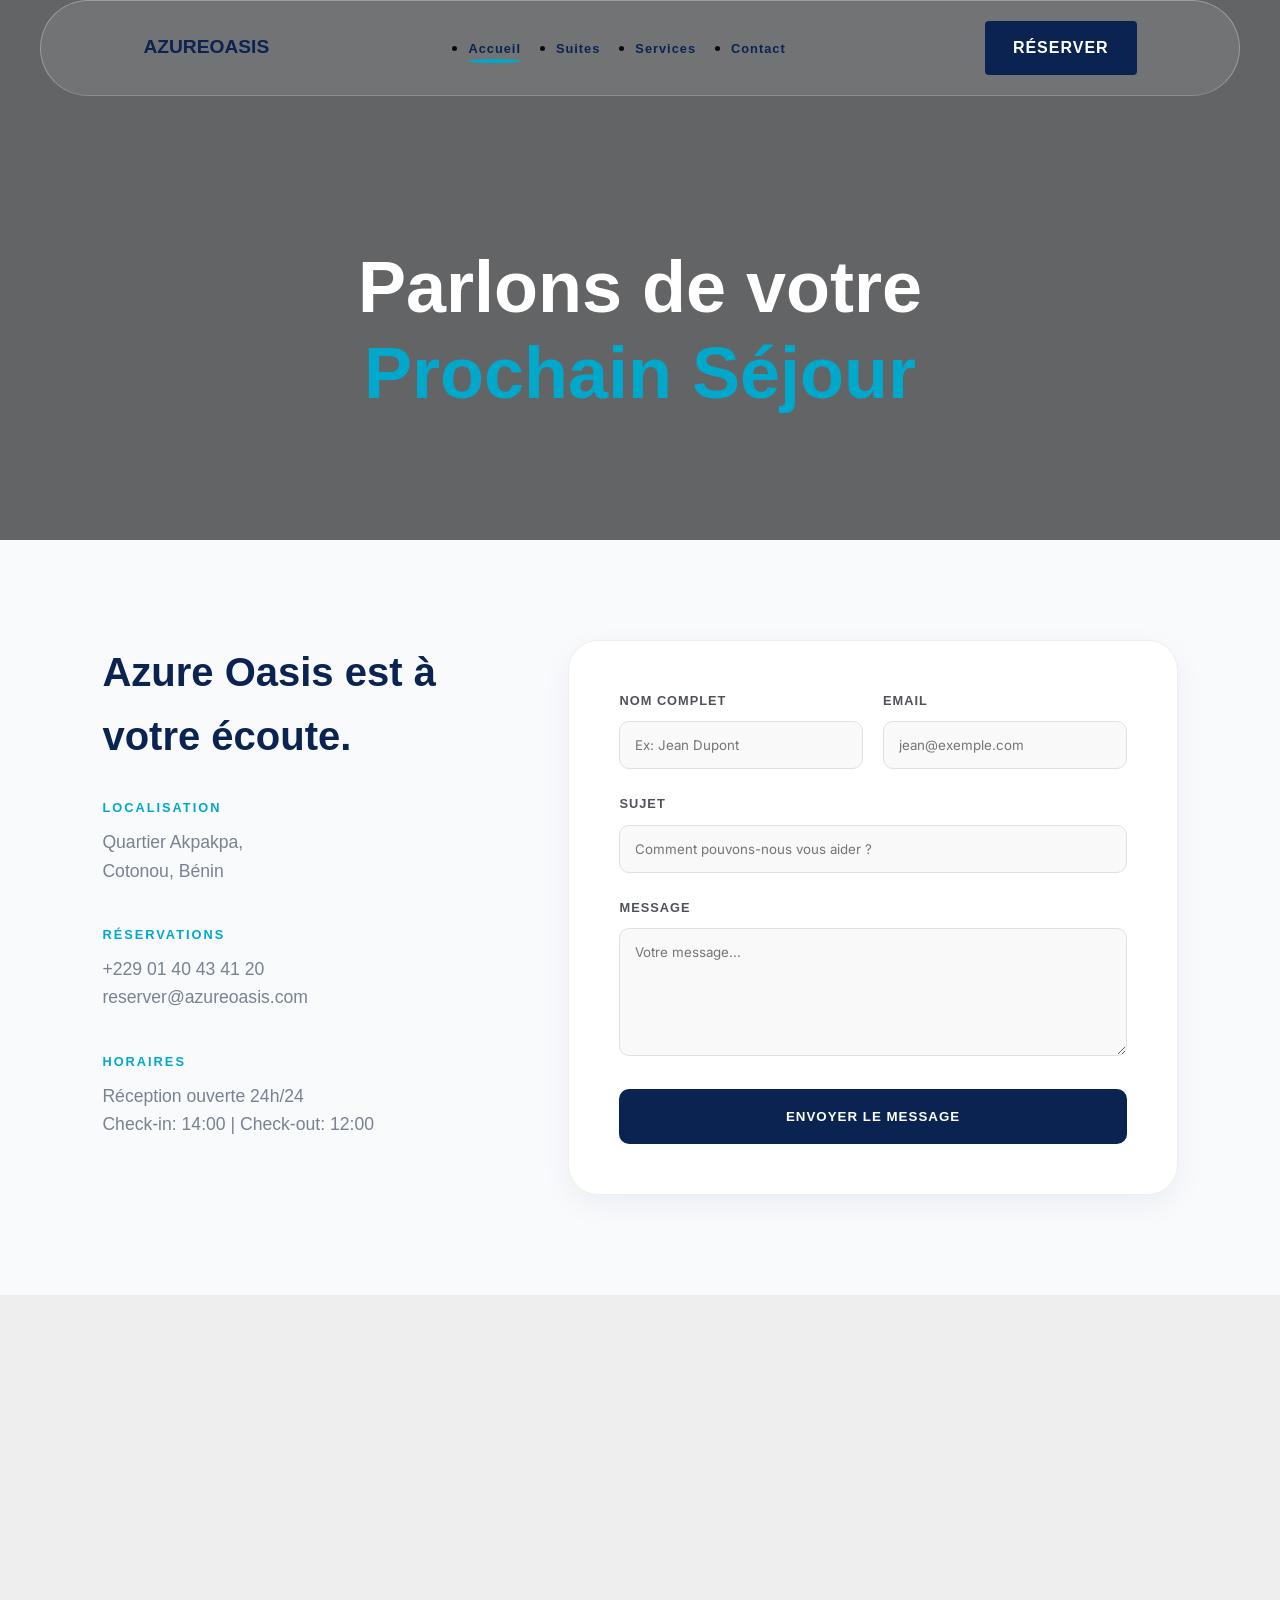
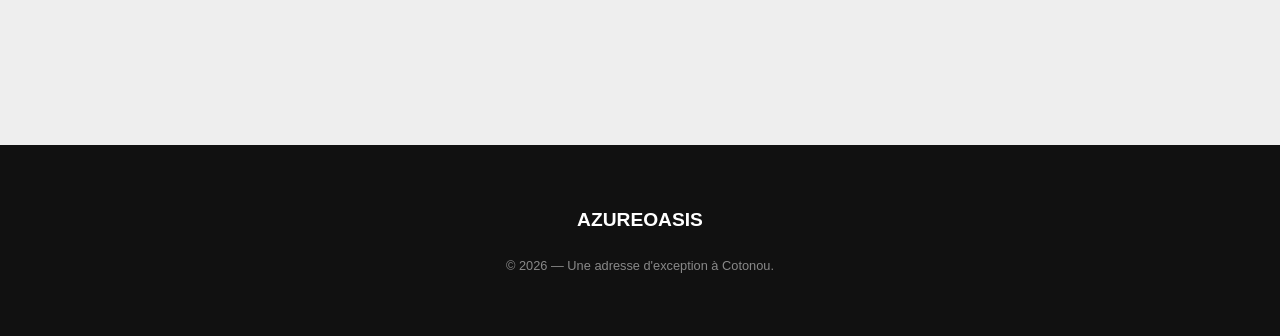
<file: contact.html>
<!DOCTYPE html>
<html lang="fr">
<head>
    <meta charset="UTF-8">
    <meta name="viewport" content="width=device-width, initial-scale=1.0">
    <title>Contact | Azure Oasis</title>
    <link href="https://fonts.googleapis.com/css2?family=Inter:wght@300;400;600;900&display=swap" rel="stylesheet">
    <link rel="stylesheet" href="css/theme.css">
    <link rel="stylesheet" href="css/main.css">
    <style>
        .contact-container {
            display: grid;
            grid-template-columns: 1fr 1.5fr;
            gap: 60px;
            padding: 0 8% 100px;
            margin-top: 100px;
        }

        /* Infos de contact */
        .contact-info h2 {
            font-size: 2.5rem;
            margin-bottom: 30px;
            color: var(--primary);
        }

        .info-item {
            margin-bottom: 40px;
        }

        .info-item h3 {
            font-size: 0.8rem;
            text-transform: uppercase;
            letter-spacing: 2px;
            color: var(--accent);
            margin-bottom: 10px;
        }

        .info-item p {
            font-size: 1.1rem;
            color: var(--secondary);
            font-weight: 300;
        }

        /* Formulaire Style Glass */
        .contact-form-card {
            background: white;
            padding: 50px;
            border-radius: 30px;
            box-shadow: var(--shadow-soft);
            border: 1px solid #eee;
        }

        .form-group {
            margin-bottom: 25px;
        }

        .form-group label {
            display: block;
            font-size: 0.8rem;
            text-transform: uppercase;
            letter-spacing: 1px;
            margin-bottom: 10px;
            font-weight: 600;
            opacity: 0.7;
        }

        .form-group input, .form-group textarea {
            width: 100%;
            padding: 15px;
            border: 1px solid #e0e0e0;
            border-radius: 10px;
            font-family: 'Inter', sans-serif;
            background: #f9f9f9;
            transition: var(--transition);
        }

        .form-group input:focus, .form-group textarea:focus {
            outline: none;
            border-color: var(--accent);
            background: white;
        }

        .map-section {
            width: 100%;
            height: 450px;
            background: #eee;
            margin-bottom: 0;
            filter: grayscale(1); /* Pour le look minimaliste */
        }

        @media (max-width: 900px) {
            .contact-container { grid-template-columns: 1fr; margin-top: 50px; }
            .contact-form-card { padding: 30px; }
        }
    </style>
</head>
<body>

    <nav class="navbar">
    <div class="logo">AZURE<span>OASIS</span></div>
    
    <ul class="nav-links" id="navLinks">
        <li><a href="index.html" class="active">Accueil</a></li>
        <li><a href="chambres.html">Suites</a></li>
        <li><a href="services.html">Services</a></li>
        <li><a href="contact.html">Contact</a></li>
    </ul>

    <div class="menu-toggle" id="mobile-menu">
        <span class="bar"></span>
        <span class="bar"></span>
        <span class="bar"></span>
    </div>

    <div class="nav-contact nav-btn-desktop">
        <a href="reservation.html" class="btn btn-primary">Réserver</a>
    </div>
</nav>

    <header style="
        position: relative; 
        height: 60vh; 
        display: flex; 
        align-items: center; 
        justify-content: center; 
        text-align: center; 
        color: white; 
        background: linear-gradient(rgba(0,0,0,0.6), rgba(0,0,0,0.6)), url('https://images.pexels.com/photos/3316924/pexels-photo-3316924.jpeg?auto=compress&cs=tinysrgb&w=1260&h=750&dpr=1') center/cover; 
        background-attachment: fixed;
        padding-top: 120px; /* CETTE LIGNE POUSSE LE TITRE VERS LE BAS */
    ">
        <div class="content">
            <h1 style="font-size: clamp(2.5rem, 6vw, 4.5rem); font-weight: 900; line-height: 1.2;">
                Parlons de votre <br>
                <span style="color: var(--accent);">Prochain Séjour</span>
            </h1>
        </div>
    </header>

    <main class="contact-container">
        
        <div class="contact-info">
            <h2>Azure Oasis est à votre écoute.</h2>
            
            <div class="info-item">
                <h3>Localisation</h3>
                <p>Quartier Akpakpa, <br>Cotonou, Bénin</p>
            </div>

            <div class="info-item">
                <h3>Réservations</h3>
                <p>+229 01 40 43 41 20</p>
                <p>reserver@azureoasis.com</p>
            </div>

            <div class="info-item">
                <h3>Horaires</h3>
                <p>Réception ouverte 24h/24</p>
                <p>Check-in: 14:00 | Check-out: 12:00</p>
            </div>
        </div>

        <div class="contact-form-card">
            <form action="#">
                <div style="display: grid; grid-template-columns: 1fr 1fr; gap: 20px;">
                    <div class="form-group">
                        <label>Nom complet</label>
                        <input type="text" placeholder="Ex: Jean Dupont">
                    </div>
                    <div class="form-group">
                        <label>Email</label>
                        <input type="email" placeholder="jean@exemple.com">
                    </div>
                </div>
                
                <div class="form-group">
                    <label>Sujet</label>
                    <input type="text" placeholder="Comment pouvons-nous vous aider ?">
                </div>

                <div class="form-group">
                    <label>Message</label>
                    <textarea rows="6" placeholder="Votre message..."></textarea>
                </div>

                <button type="submit" class="btn-primary" style="width: 100%; padding: 20px; border-radius: 10px;">Envoyer le message</button>
            </form>
        </div>

    </main>

    <div class="map-section">
        <iframe src="https://www.google.com/maps/embed?pb=!1m18!1m12!1m3!1d15859.136453255!2d2.4497!3d6.3703!2m3!1f0!2f0!3f0!3m2!1i1024!2i768!4f13.1!3m3!1m2!1s0x10235599026330b5%3A0x6e9a65d6c8b939e4!2sAkpakpa%2C%20Cotonou!5e0!3m2!1sfr!2sbj!4v1710000000000!5m2!1sfr!2sbj" width="100%" height="100%" style="border:0;" allowfullscreen="" loading="lazy"></iframe>
    </div>

    <footer class="footer" style="background: #111; color: white; padding: 60px 8%; text-align: center;">
        <div class="logo" style="color: white; margin-bottom: 20px;">AZURE<span>OASIS</span></div>
        <p style="opacity: 0.5; font-size: 0.8rem;">© 2026 — Une adresse d'exception à Cotonou.</p>
    </footer>

    <script src="js/config.js"></script>
    <script src="js/scripts.js"></script>
</body>
</html>
</file>
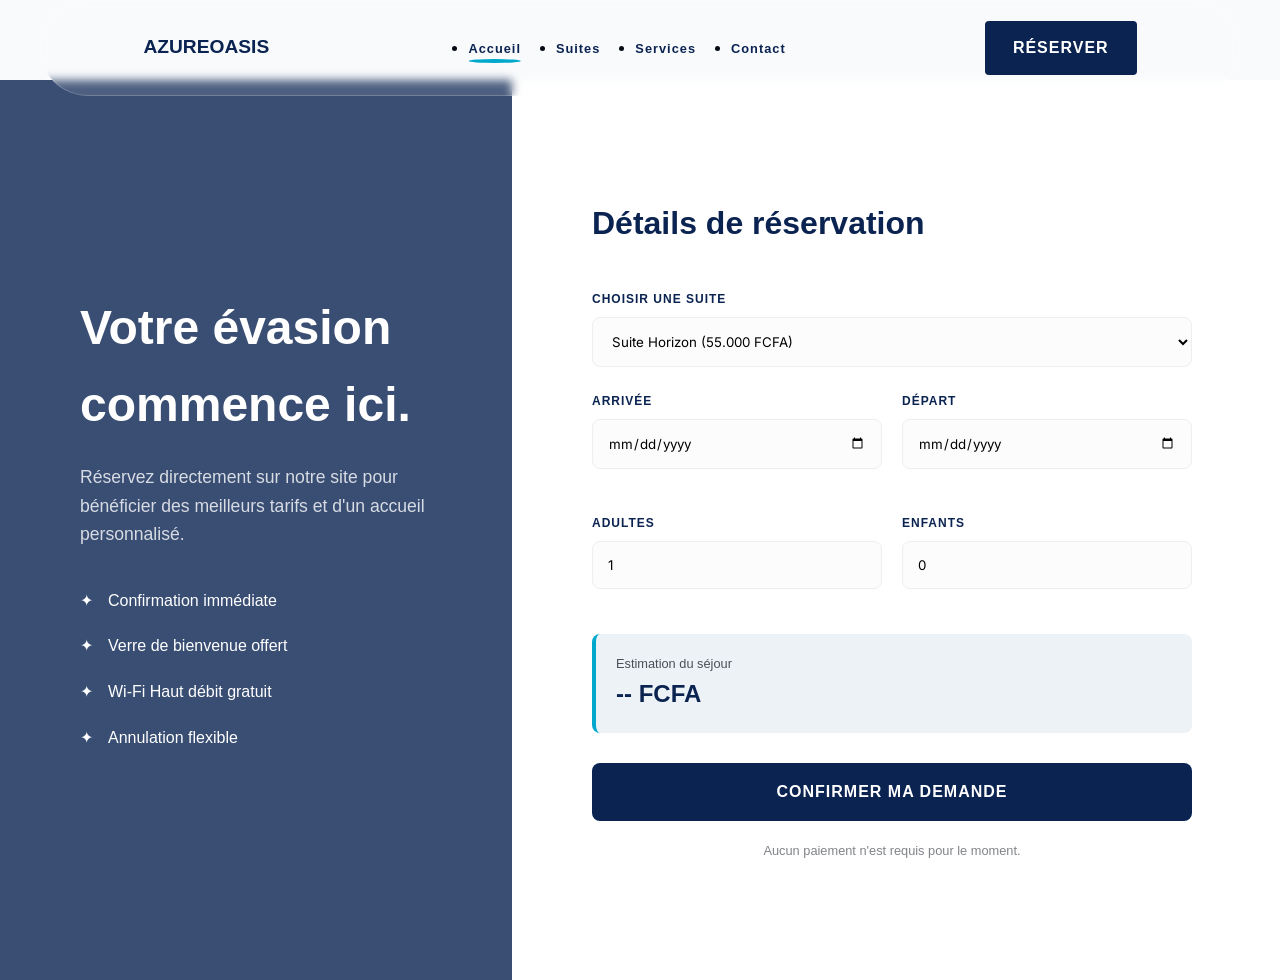
<file: reservation.html>
<!DOCTYPE html>
<html lang="fr">
<head>
    <meta charset="UTF-8">
    <meta name="viewport" content="width=device-width, initial-scale=1.0">
    <title>Réserver votre séjour | Azure Oasis</title>
    <link href="https://fonts.googleapis.com/css2?family=Inter:wght@300;400;600;900&display=swap" rel="stylesheet">
    <link rel="stylesheet" href="css/theme.css">
    <link rel="stylesheet" href="css/main.css">
    <style>
        .res-container {
            display: grid;
            grid-template-columns: 1fr 1.5fr;
            min-height: 100vh;
            margin-top: 80px; /* Espace pour la navbar */
        }

        /* Colonne de gauche : Visuel */
        .res-visual {
            background: linear-gradient(rgba(10, 35, 81, 0.8), rgba(10, 35, 81, 0.8)), 
                        url('https://images.pexels.com/photos/189333/pexels-photo-189333.jpeg?auto=compress&cs=tinysrgb&w=1260&h=750&dpr=1') center/cover;
            color: white;
            padding: 80px;
            display: flex;
            flex-direction: column;
            justify-content: center;
        }

        .res-visual h2 { font-size: 3rem; margin-bottom: 20px; font-weight: 900; }
        .res-visual p { font-size: 1.1rem; opacity: 0.8; margin-bottom: 40px; font-weight: 300; }

        .feature-list { list-style: none; }
        .feature-list li { margin-bottom: 20px; display: flex; align-items: center; gap: 15px; }
        .feature-list i { color: var(--accent); font-size: 1.2rem; }

        /* Colonne de droite : Formulaire */
        .res-form-section {
            padding: 80px;
            background: #fff;
            display: flex;
            align-items: center;
        }

        .res-form { width: 100%; max-width: 600px; }

        .form-row {
            display: grid;
            grid-template-columns: 1fr 1fr;
            gap: 20px;
            margin-bottom: 20px;
        }

        .input-group { margin-bottom: 25px; }
        .input-group label {
            display: block;
            font-size: 0.75rem;
            text-transform: uppercase;
            letter-spacing: 1px;
            margin-bottom: 8px;
            font-weight: 700;
            color: var(--primary);
        }

        .input-group input, .input-group select {
            width: 100%;
            padding: 15px;
            border: 1px solid #eee;
            background: #fcfcfc;
            border-radius: 8px;
            font-family: 'Inter', sans-serif;
            transition: var(--transition);
        }

        .input-group input:focus {
            border-color: var(--accent);
            background: white;
            outline: none;
        }

        .price-estimate {
            background: var(--section-alt);
            padding: 20px;
            border-radius: 8px;
            margin-bottom: 30px;
            border-left: 4px solid var(--accent);
        }

        @media (max-width: 1000px) {
            .res-container { grid-template-columns: 1fr; }
            .res-visual { display: none; } /* On cache le visuel sur mobile pour la simplicité */
            .res-form-section { padding: 40px 20px; }
        }
    </style>
</head>
<body>

    <nav class="navbar">
    <div class="logo">AZURE<span>OASIS</span></div>
    
    <ul class="nav-links" id="navLinks">
        <li><a href="index.html" class="active">Accueil</a></li>
        <li><a href="chambres.html">Suites</a></li>
        <li><a href="services.html">Services</a></li>
        <li><a href="contact.html">Contact</a></li>
    </ul>

    <div class="menu-toggle" id="mobile-menu">
        <span class="bar"></span>
        <span class="bar"></span>
        <span class="bar"></span>
    </div>

    <div class="nav-contact nav-btn-desktop">
        <a href="reservation.html" class="btn btn-primary">Réserver</a>
    </div>
</nav>

    <main class="res-container">
        
        <section class="res-visual">
            <h2>Votre évasion commence ici.</h2>
            <p>Réservez directement sur notre site pour bénéficier des meilleurs tarifs et d'un accueil personnalisé.</p>
            
            <ul class="feature-list">
                <li><span>✦</span> Confirmation immédiate</li>
                <li><span>✦</span> Verre de bienvenue offert</li>
                <li><span>✦</span> Wi-Fi Haut débit gratuit</li>
                <li><span>✦</span> Annulation flexible</li>
            </ul>
        </section>

        <section class="res-form-section">
            <div class="res-form">
                <h3 style="font-size: 2rem; margin-bottom: 40px; color: var(--primary);">Détails de réservation</h3>
                
                <form action="#">
                    <div class="input-group">
                        <label>Choisir une Suite</label>
                        <select>
                            <option>Suite Horizon (55.000 FCFA)</option>
                            <option>Suite Indigo (75.000 FCFA)</option>
                            <option>Suite Azur (40.000 FCFA)</option>
                            <option>Suite Royale (95.000 FCFA)</option>
                        </select>
                    </div>

                    <div class="form-row">
                        <div class="input-group">
                            <label>Arrivée</label>
                            <input type="date">
                        </div>
                        <div class="input-group">
                            <label>Départ</label>
                            <input type="date">
                        </div>
                    </div>

                    <div class="form-row">
                        <div class="input-group">
                            <label>Adultes</label>
                            <input type="number" min="1" value="1">
                        </div>
                        <div class="input-group">
                            <label>Enfants</label>
                            <input type="number" min="0" value="0">
                        </div>
                    </div>

                    <div class="price-estimate">
                        <p style="font-size: 0.8rem; opacity: 0.7;">Estimation du séjour</p>
                        <p style="font-size: 1.5rem; font-weight: 900; color: var(--primary);">-- FCFA</p>
                    </div>

                    <button type="submit" class="btn-primary" style="width: 100%; padding: 20px; border-radius: 8px; font-size: 1rem;">Confirmer ma demande</button>
                    
                    <p style="text-align: center; margin-top: 20px; font-size: 0.8rem; opacity: 0.5;">
                        Aucun paiement n'est requis pour le moment.
                    </p>
                </form>
            </div>
        </section>

    </main>

    <script src="js/config.js"></script>
    <script src="js/scripts.js"></script>
</body>
</html>
</file>
<file: css/theme.css>
/* -----------------------------------------------------------
   VARIABLES : Palette "Azure Prestige" (Bleu, Argent, Blanc)
 
  ----------------------------------------------------------- */
html {
    scroll-behavior: smooth;
}
:root {
    --primary: #0A2351;      /* Bleu Nuit - Luxe et profondeur */
    --secondary: #788291;    /* Gris Acier - Modernité */
    --accent: #00A8CC;       /* Bleu Éclatant - Pour les détails */
    --dark: #050A14;         /* Presque Noir - Texte */
    --white: #FFFFFF;
    --bg-color: #F8FAFC;     /* Blanc bleuté très léger */
    --section-alt: #EDF2F7;  /* Gris clair pour les fonds de section */
    --shadow-soft: 0 10px 30px rgba(10, 35, 81, 0.05);
    --shadow-hover: 0 20px 40px rgba(10, 35, 81, 0.12);
    --transition: all 0.4s cubic-bezier(0.4, 0, 0.2, 1);
}

/* -----------------------------------------------------------
   BASES
   ----------------------------------------------------------- */
* {
    margin: 0; padding: 0; box-sizing: border-box;
}

body {
    font-family: 'Plus Jakarta Sans', sans-serif;
    background-color: var(--bg-color);
    color: var(--dark);
    line-height: 1.6;
}

h1, h2, h3, .logo {
    font-family: 'Outfit', sans-serif;
}

a { text-decoration: none; transition: var(--transition); }
section { padding: 100px 8%; }

/* -----------------------------------------------------------
   NAVIGATION (STYLISÉE AZURE)
   ----------------------------------------------------------- */
/* --- NAVBAR FLOATING GLASS --- */
.navbar {
    display: flex;
    justify-content: space-between;
    align-items: center;
    padding: 15px 40px;
    background: rgba(255, 255, 255, 0.8); /* Fond blanc transparent */
    backdrop-filter: blur(15px); /* Effet de flou "verre" */
    -webkit-backdrop-filter: blur(15px);
    position: fixed;
    width: 90%; /* Ne prend pas toute la largeur */
    max-width: 1200px;
    top: 20px;
    left: 50%;
    transform: translateX(-50%); /* Centre la barre */
    z-index: 1000;
    border-radius: 100px; /* Bords très arrondis */
    border: 1px solid rgba(255, 255, 255, 0.3);
    box-shadow: 0 10px 30px rgba(0, 0, 0, 0.08);
}

.nav-links {
    display: flex;
    gap: 25px;
}

.nav-links a {
    font-size: 0.8rem;
    letter-spacing: 1px;
    color: var(--primary);
    position: relative;
    padding: 5px 0;
}

/* Petit point sous le lien actif */
.nav-links a.active::after {
    content: '';
    position: absolute;
    bottom: -2px;
    left: 50%;
    transform: translateX(-50%);
    width: 4px;
    height: 4px;
    background: var(--accent);
    border-radius: 50%;
}

.logo {
    font-size: 1.2rem;
    font-weight: 900;
    color: var(--primary);
}
/* -----------------------------------------------------------
   BOUTONS (SQUARE LUXURY)
   ----------------------------------------------------------- */
.btn-primary {
    background: var(--primary);
    color: var(--white) !important;
    padding: 14px 28px;
    border-radius: 4px; /* Bords plus droits pour plus de sérieux */
    font-weight: 800;
    border: none;
    cursor: pointer;
    display: inline-block;
    text-transform: uppercase;
    letter-spacing: 1px;
}

.btn-primary:hover {
    background: var(--accent);
    transform: translateY(-2px);
    box-shadow: 0 8px 15px rgba(0, 168, 204, 0.3);
}

/* -----------------------------------------------------------
   CARTES CHAMBRES & SERVICES
   ----------------------------------------------------------- */
.card-container {
    display: grid;
    grid-template-columns: repeat(auto-fit, minmax(320px, 1fr));
    gap: 40px;
}

.room-card {
    background: var(--white);
    border-radius: 12px;
    overflow: hidden;
    box-shadow: var(--shadow-soft);
    transition: var(--transition);
    border: 1px solid rgba(0,0,0,0.03);
}

.room-card:hover {
    transform: translateY(-10px);
    box-shadow: var(--shadow-hover);
}

.room-img-container {
    height: 250px;
    position: relative;
    overflow: hidden;
}

.room-img-container img {
    width: 100%; height: 100%; object-fit: cover;
}

.room-price {
    position: absolute;
    top: 20px;
    right: 20px;
    background: var(--primary);
    color: white;
    padding: 8px 15px;
    font-weight: 800;
    font-size: 0.9rem;
    border-radius: 4px;
}

.room-info { padding: 30px; }
.room-info h3 { color: var(--primary); margin-bottom: 10px; }

/* Services */
.service-card {
    text-align: center;
    padding: 50px 30px;
    background: var(--white);
    border-radius: 12px;
    transition: var(--transition);
}

.service-card:hover {
    background: var(--primary);
    color: white;
}

.service-card .icon { font-size: 3rem; margin-bottom: 20px; display: block; }

/* -----------------------------------------------------------
   FOOTER (SOMBRE & ÉLÉGANT)
   ----------------------------------------------------------- */
.footer {
    background: var(--dark);
    color: var(--white);
    padding: 80px 8% 40px;
}

.footer-grid {
    display: grid;
    grid-template-columns: 1.5fr 1fr;
    gap: 100px;
    margin-bottom: 50px;
}

.footer h3 { color: var(--accent); margin-bottom: 15px; }

.footer-bottom {
    text-align: center;
    padding-top: 40px;
    border-top: 1px solid rgba(255,255,255,0.1);
    font-size: 0.8rem;
    opacity: 0.6;
}

/* -----------------------------------------------------------
   HERO AJUSTEMENTS
   ----------------------------------------------------------- */
.hero {
    height: 100vh;
    display: flex;
    align-items: center;
    justify-content: center;
    text-align: center;
    color: white;
}

.hero h1 {
    font-size: clamp(2.5rem, 8vw, 4.5rem);
    text-shadow: 0 4px 10px rgba(0,0,0,0.3);
}
</file>
<file: css/main.css>
/* ===========================================================
   MAIN CSS - AZURE OASIS (SMART LUXE EDITION)
   ----------------------------------------------------------- */

/* --- 1. NAVIGATION SMART (GLASSMORPHISM) --- */
.navbar {
    display: flex;
    justify-content: space-between;
    align-items: center;
    padding: 20px 8%;
    background: rgba(255, 255, 255, 0.8);
    backdrop-filter: blur(15px);
    -webkit-backdrop-filter: blur(15px);
    position: fixed;
    top: 0;
    width: 100%;
    z-index: 1000;
    transition: var(--transition);
    border-bottom: 1px solid rgba(255, 255, 255, 0.2);
}

.navbar.scrolled {
    padding: 15px 8%;
    background: rgba(255, 255, 255, 0.95);
    box-shadow: var(--shadow-smart);
}

.nav-links {
    display: flex;
    gap: 35px;
    align-items: center;
}

.nav-links a {
    font-weight: 600;
    position: relative;
    transition: var(--transition);
}

/* Effet de fondu au survol des liens */
.nav-links a::after {
    content: '';
    display: block;
    width: 0;
    height: 2px;
    background: var(--primary);
    transition: width 0.3s;
    position: absolute;
    bottom: -5px;
}

.nav-links a:hover::after, 
.nav-links a.active::after {
    width: 100%;
}

/* --- 2. HERO SECTION DYNAMIQUE --- */
.hero-smart {
    position: relative;
    height: 90vh;
    display: flex;
    align-items: center;
    justify-content: center;
    text-align: center;
    color: white;
    background-size: cover;
    background-position: center;
    background-attachment: fixed;
}

.hero-overlay {
    position: absolute;
    inset: 0;
    background: linear-gradient(to bottom, rgba(10, 35, 81, 0.7), rgba(10, 35, 81, 0.3));
    z-index: 1;
}

.hero-container {
    position: relative;
    z-index: 2;
    padding: 0 5%;
}

/* --- 3. PAGE CHAMBRES (SUITES) --- */
.room-badge {
    display: inline-block;
    padding: 6px 16px;
    background: rgba(212, 175, 55, 0.1);
    color: var(--accent);
    border-radius: 50px;
    font-size: 0.75rem;
    font-weight: 700;
    text-transform: uppercase;
    letter-spacing: 1px;
    margin-bottom: 15px;
}

.room-features {
    list-style: none;
    margin: 25px 0;
    padding: 0;
}

.room-features li {
    font-size: 0.95rem;
    margin-bottom: 12px;
    display: flex;
    align-items: center;
    gap: 12px;
    color: var(--text-muted);
}

.room-features li::before {
    content: '✦';
    color: var(--accent);
    font-weight: bold;
}

/* --- 4. PAGE SERVICES (GRILLE SMART) --- */
.service-card {
    background: var(--white);
    padding: 60px 40px;
    border-radius: var(--radius-lg);
    text-align: center;
    border: 1px solid rgba(0,0,0,0.03);
    transition: var(--transition);
    box-shadow: var(--shadow-smart);
}

.service-card:hover {
    background: var(--primary);
    transform: translateY(-10px);
}

.service-card .icon {
    font-size: 3.5rem;
    margin-bottom: 25px;
    display: block;
    transition: var(--transition);
}

.service-card:hover .icon {
    transform: scale(1.2);
}

.service-card:hover h3, 
.service-card:hover p {
    color: white;
}

/* --- 5. PAGE GALERIE (MASONRY LUXE) --- */
.gallery-container {
    columns: 3 300px;
    column-gap: 25px;
    padding: 80px 8%;
}

.gallery-container img {
    width: 100%;
    border-radius: 24px;
    margin-bottom: 25px;
    transition: var(--transition);
    cursor: zoom-in;
    box-shadow: var(--shadow-soft);
}

.gallery-container img:hover {
    transform: scale(1.04);
    box-shadow: var(--shadow-smart);
}

/* --- 6. PAGE CONTACT & MAP --- */
.map-container {
    width: 100%;
    height: 480px;
    border-radius: var(--radius-lg);
    overflow: hidden;
    box-shadow: var(--shadow-smart);
    border: 10px solid var(--white);
}

.contact-info-card {
    display: flex;
    flex-direction: column;
    gap: 30px;
}

.contact-item {
    display: flex;
    align-items: center;
    gap: 20px;
    padding: 20px;
    background: var(--bg-soft);
    border-radius: 20px;
    transition: var(--transition);
}

.contact-item:hover {
    background: var(--white);
    box-shadow: var(--shadow-soft);
}

.contact-item i {
    width: 55px;
    height: 55px;
    background: var(--primary);
    color: white;
    display: flex;
    align-items: center;
    justify-content: center;
    border-radius: 15px;
    font-size: 1.3rem;
}

/* --- 7. FOOTER & NEWSLETTER --- */
.newsletter-input {
    display: flex;
    gap: 12px;
    margin-top: 25px;
}

.newsletter-input input {
    background: rgba(255,255,255,0.08);
    border: 1px solid rgba(255,255,255,0.15);
    padding: 15px 20px;
    border-radius: 12px;
    color: white;
    flex: 1;
    outline: none;
}

.newsletter-input input:focus {
    border-color: var(--accent);
}

/* --- 8. AJUSTEMENTS RESPONSIVE --- */
@media (max-width: 768px) {
    .gallery-container { columns: 1; }
    
    .hero-smart h1 {
        font-size: 2.8rem;
    }

    .service-card {
        padding: 40px 25px;
    }
}

@media (max-width: 480px) {
    .newsletter-input {
        flex-direction: column;
    }
}
/* --- STYLE DU BOUTON BURGER --- */
.menu-toggle {
    display: none; /* Caché sur ordinateur */
    flex-direction: column;
    cursor: pointer;
    gap: 6px;
    z-index: 1001;
}

.menu-toggle .bar {
    width: 30px;
    height: 3px;
    background-color: var(--primary); /* Ou white selon ton header */
    transition: all 0.3s ease;
    border-radius: 10px;
}

/* --- RESPONSIVE MOBILE (Max 768px) --- */
@media (max-width: 768px) {
    .menu-toggle {
        display: flex; /* Apparaît sur mobile */
    }

    .nav-links {
        position: fixed;
        top: -100vh; /* Cache le menu en haut au départ */
        left: 0;
        flex-direction: column;
        background: white;
        width: 100%;
        height: 100vh;
        text-align: center;
        transition: 0.4s cubic-bezier(0.19, 1, 0.22, 1);
        padding-top: 100px;
        box-shadow: 0 10px 30px rgba(0,0,0,0.1);
    }

    /* Quand on clique, le menu descend */
    .nav-links.active {
        top: 0;
    }

    .nav-links li {
        margin: 25px 0;
    }

    .nav-links a {
        font-size: 1.5rem;
        color: var(--primary);
    }

    .nav-btn-desktop {
        display: none; /* Cache le bouton de droite sur mobile */
    }

    /* Animation des barres en "X" quand ouvert */
    .menu-toggle.is-active .bar:nth-child(2) { opacity: 0; }
    .menu-toggle.is-active .bar:nth-child(1) { transform: translateY(9px) rotate(45deg); }
    .menu-toggle.is-active .bar:nth-child(3) { transform: translateY(-9px) rotate(-45deg); }
}
</file>
